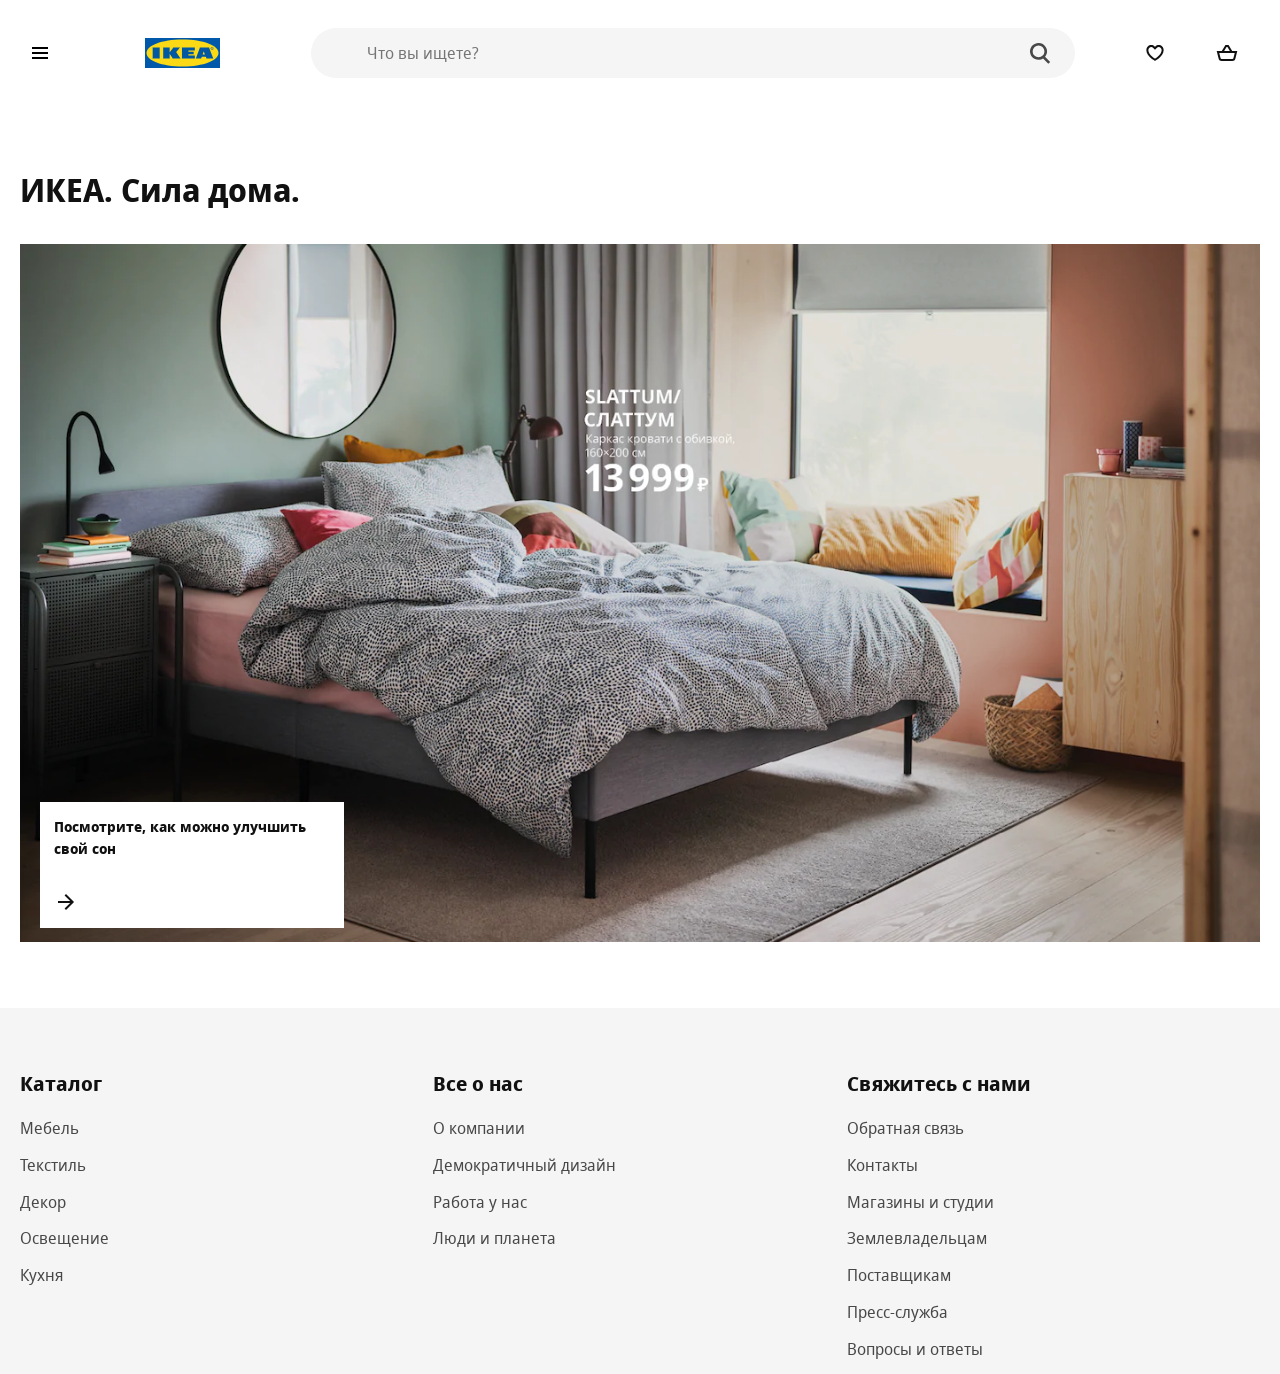
<file: index.html>
<!DOCTYPE html>
<html lang="en">

<head>
    <meta charset="UTF-8">
    <meta name="viewport"
        content="width=device-width, user-scalable=no, initial-scale=1.0, maximum-scale=1.0, minimum-scale=1.0">
    <meta http-equiv="X-UA-Compatible" content="ie=edge">
    <link rel="apple-touch-icon" sizes="180x180" href="favicon/apple-touch-icon.png">
    <link rel="icon" type="image/png" sizes="32x32" href="favicon/favicon-32x32.png">
    <link rel="icon" type="image/png" sizes="16x16" href="favicon/favicon-16x16.png">
    <link rel="mask-icon" href="favicon/safari-pinned-tab.svg" color="#0058ab">
    <meta name="msapplication-TileColor" content="#0058ab">
    <meta name="theme-color" content="#0058ab">
    <title>ИКЕА - официальный интернет-магазин мебели - IKEA</title>
    <link rel="stylesheet" href="styles/styles.css">


    <script src="script/index.js" defer type="module"></script>


</head>

<body>

    <main>
        <div class="container">
            <h1 class="main-header">ИКЕА. Сила дома.</h1>
            <aside class="offer">
                <a href="card.html#idd059">
                    <picture>
                        <source srcset="image/b47e07ee97fd5f9bf030d258d462a945.webp" type="image/webp">
                        <img src="image/b47e07ee97fd5f9bf030d258d462a945.jpg" alt="СЛАТТУМ">
                    </picture>

                </a>
                <a class="offer-extra" href="goods.html?subcat=Кровати">
                    <p>Посмотрите, как можно улучшить свой сон</p>
                    <svg focusable="false" viewBox="0 0 24 24" class="offer-arrow" aria-hidden="true">
                        <path fill-rule="evenodd" clip-rule="evenodd"
                            d="M19.2937 12.7074L20.0008 12.0003L19.2938 11.2932L12.0008 3.99927L10.5865 5.41339L16.1727 11.0003H4V13.0003H16.1723L10.5855 18.5868L11.9996 20.0011L19.2937 12.7074Z">
                        </path>
                    </svg>
                </a>
            </aside>
        </div>
    </main>


</body>

</html>
</file>
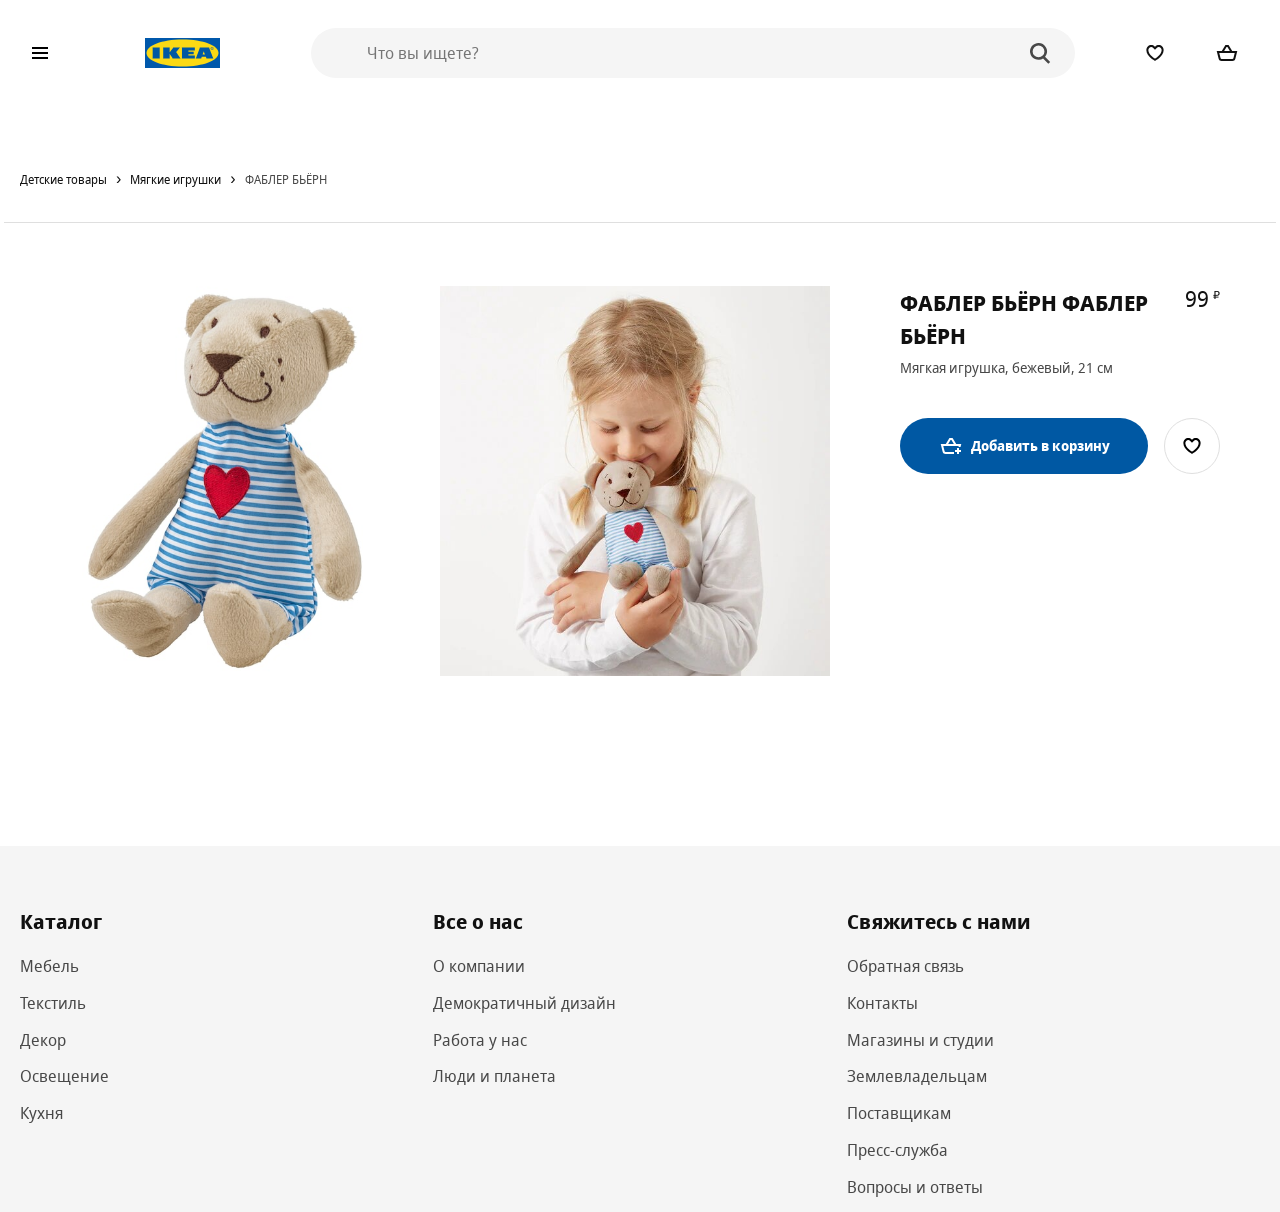
<file: card.html>
<!DOCTYPE html>
<html lang="en">

<head>
	<meta charset="UTF-8">
	<meta name="viewport"
		content="width=device-width, user-scalable=no, initial-scale=1.0, maximum-scale=1.0, minimum-scale=1.0">
	<meta http-equiv="X-UA-Compatible" content="ie=edge">
	<link rel="apple-touch-icon" sizes="180x180" href="favicon/apple-touch-icon.png">
	<link rel="icon" type="image/png" sizes="32x32" href="favicon/favicon-32x32.png">
	<link rel="icon" type="image/png" sizes="16x16" href="favicon/favicon-16x16.png">
	<link rel="mask-icon" href="favicon/safari-pinned-tab.svg" color="#0058ab">
	<meta name="msapplication-TileColor" content="#0058ab">
	<meta name="theme-color" content="#0058ab">
	<title>Детские игрушки - IKEA</title>
	<link rel="stylesheet" href="styles/styles.css">
	<script src="script/index.js" defer type="module"></script>

</head>

<body>
	<main>
		<div class="container">
			<div class="breadcrumb">
				<nav role="navigation" aria-label="Breadcrumb" class="breadcrumb__nav">
					<ul class="breadcrumb__list">

						<li class="breadcrumb__list-item">
							<a href="goods.html?cat=Детские товары" class="breadcrumb__link"><span>Детские
									товары</span></a>
						</li>

						<li class="breadcrumb__list-item">
							<a href="goods.html?cat=Мягкие игрушки" class="breadcrumb__link"><span>Мягкие
									игрушки</span></a>
						</li>

						<li class="breadcrumb__list-item">
							<a href="#" class="breadcrumb__link"><span>ФАБЛЕР БЬЁРН</span></a>
						</li>

					</ul>
				</nav>
			</div>

			<div class="good wrapper">
				<div class="good-images">
					<div class="good-image__item">
						<img src="image/fabler-byorn-myagkaya-igrushka-bezhevyy__0710165_PE727396_S5.jpg" alt="">
					</div>
					<div class="good-image__item">
						<img src="image/fabler-byorn-myagkaya-igrushka-bezhevyy__0876865_PE611124_S5.jpg" alt="">
					</div>
				</div>
				<div class="good-item">
					<!-- not-in-stock - нет в наличии-->
					<p class="good-item__new">Новинка</p>

					<div class="good-item__section">
						<div>
							<h2 class="good-item__header">ФАБЛЕР БЬЁРН ФАБЛЕР БЬЁРН</h2>
							<p class="good-item__description">Мягкая игрушка, бежевый, 21 см</p>

						</div>
						<p class="good-item__price">
							<span class="good-item__empty">Нет в наличии</span>
							<span class="good-item__price-value">99</span>
							<span class="good-item__currency">₽</span>
						</p>

					</div>
					<div class="good-item__buttons">
						<button type="button" class="btn btn-good" data-idd="idd001">
							<svg focusable="false" viewBox="0 0 24 24" class="btn-good-svg" aria-hidden="true">
								<path fill-rule="evenodd" clip-rule="evenodd"
									d="M10.4372 4H10.9993H12.0003H12.9996H13.5616L13.8538 4.48014L17.2112 9.99713H21H22.2806L21.9702 11.2396L21.5303 13H19.4688L19.7194 11.9971H4.28079L5.59143 17.2397C5.70272 17.6848 6.1027 17.9971 6.56157 17.9971H15V19.9971H6.56157C5.18496 19.9971 3.98502 19.0602 3.65114 17.7247L2.02987 11.2397L1.71924 9.99713H3.00002H6.78793L10.145 4.48017L10.4372 4ZM12.4375 6L14.87 9.99713H9.12911L11.5614 6H12.0003H12.4375ZM17.9961 16V14H19.9961V16H21.9961V18H19.9961V20H17.9961V18H15.9961V16H17.9961Z">
								</path>
							</svg>

							<span class="btn-good__label">Добавить в корзину</span>
						</button>
						<button type="button" class="btn btn-add-wishlist" data-idd="idd001">
							<svg focusable="false" viewBox="0 0 24 24" class="btn-add-wishlist__svg" aria-hidden="true">
								<path fill-rule="evenodd" clip-rule="evenodd"
									d="M12.336 5.52055C14.2336 3.62376 17.3096 3.62401 19.2069 5.52129C20.2067 6.52115 20.6796 7.85005 20.6259 9.15761C20.6151 12.2138 18.4184 14.8654 16.4892 16.6366C15.4926 17.5517 14.5004 18.2923 13.7593 18.8036C13.3879 19.0598 13.0771 19.2601 12.8574 19.3973C12.7475 19.466 12.6601 19.519 12.5992 19.5555C12.5687 19.5737 12.5448 19.5879 12.5279 19.5978L12.5079 19.6094L12.502 19.6129L12.5001 19.614C12.5001 19.614 12.4989 19.6147 11.9999 18.748C11.501 19.6147 11.5005 19.6144 11.5005 19.6144L11.4979 19.6129L11.4919 19.6094L11.472 19.5978C11.4551 19.5879 11.4312 19.5737 11.4007 19.5555C11.3397 19.519 11.2524 19.466 11.1425 19.3973C10.9227 19.2601 10.612 19.0598 10.2405 18.8036C9.49947 18.2923 8.50726 17.5517 7.51063 16.6366C5.58146 14.8654 3.38477 12.2139 3.37399 9.15765C3.32024 7.85008 3.79314 6.52117 4.79301 5.52129C6.69054 3.62376 9.76704 3.62376 11.6646 5.52129L11.9993 5.856L12.3353 5.52129L12.336 5.52055ZM11.9999 18.748L11.5005 19.6144L11.9999 19.9019L12.4989 19.6147L11.9999 18.748ZM11.9999 17.573C12.1727 17.462 12.384 17.3226 12.6236 17.1573C13.3125 16.6821 14.2267 15.9988 15.1366 15.1634C17.0157 13.4381 18.6259 11.2919 18.6259 9.13506V9.11213L18.627 9.08922C18.6626 8.31221 18.3844 7.52727 17.7926 6.9355C16.6762 5.81903 14.866 5.81902 13.7495 6.9355L13.7481 6.93689L11.9965 8.68166L10.2504 6.9355C9.13387 5.81903 7.3237 5.81903 6.20722 6.9355C5.61546 7.52727 5.33724 8.31221 5.3729 9.08922L5.37395 9.11213V9.13507C5.37395 11.2919 6.98418 13.4381 8.86325 15.1634C9.77312 15.9988 10.6874 16.6821 11.3762 17.1573C11.6159 17.3226 11.8271 17.462 11.9999 17.573Z">
								</path>
							</svg>
						</button>
					</div>

				</div>
			</div>


		</div>
	</main>
</body>

</html>
</file>
<file: styles/styles.css>
/*
* Prefixed by https://autoprefixer.github.io
* PostCSS: v7.0.29,
* Autoprefixer: v9.7.6
* Browsers: last 4 version
*/

@font-face {
  font-family: "Noto Sans";
  src: local("Noto Sans Display Regular"), local("NotoSansDisplay-Regular"),
    url("../fonts/Notosansdisplayregular.woff2") format("woff2"),
    url("../fonts/Notosansdisplayregular.woff") format("woff");
  font-weight: 400;
  font-style: normal;
}

@font-face {
  font-family: "Noto Sans";
  src: local("Noto Sans Display Italic"), local("NotoSansDisplay-Italic"),
    url("../fonts/Notosansdisplayitalic.woff2") format("woff2"),
    url("../fonts/Notosansdisplayitalic.woff") format("woff");
  font-weight: 400;
  font-style: italic;
}

@font-face {
  font-family: "Noto Sans";
  src: local("Noto Sans Display Bold"), local("NotoSansDisplay-Bold"),
    url("../fonts/Notosansdisplaybold.woff2") format("woff2"),
    url("../fonts/Notosansdisplaybold.woff") format("woff");
  font-weight: 700;
  font-style: normal;
}

@font-face {
  font-family: "Noto Sans";
  src: local("Noto Sans Display Bold Italic"),
    local("NotoSansDisplay-BoldItalic"),
    url("../fonts/Notosansdisplaybolditalic.woff2") format("woff2"),
    url("../fonts/Notosansdisplaybolditalic.woff") format("woff");
  font-weight: 700;
  font-style: italic;
}

html {
  -webkit-box-sizing: border-box;
  box-sizing: border-box;
}

*,
*::before,
*::after {
  -webkit-box-sizing: inherit;
  box-sizing: inherit;
}

body {
  min-width: 320px;
  margin: 0;

  background-color: #fff; /*под проект*/
  font-family: Noto Sans, Arial, sans-serif; /*в "" свой шрифт под проект*/

  font-size: 16px;
  color: #111;
  line-height: 1.5;
  -webkit-font-smoothing: subpixel-antialiased;
}

button,
input {
  font: inherit;
}

button {
  cursor: pointer;
}

img {
  max-width: 100%;
  width: 100%;
  height: auto;
}

a {
  text-decoration: none;
  color: inherit;
}

ul {
  list-style: none;
  padding: 0;
  margin: 0;
}

h1,
h2,
h3,
p {
  padding: 0;
  margin: 0;
}

/* container */

.container {
  max-width: 100rem;
  margin: 0 auto;
  padding: 0 1.25rem;
}

.visually-hidden {
  position: absolute !important;
  clip: rect(1px 1px 1px 1px);
  clip: rect(1px, 1px, 1px, 1px);
  padding: 0 !important;
  border: 0 !important;
  height: 1px !important;
  width: 1px !important;
  overflow: hidden;
}

/* при работе с float */

.clearfix::after {
  content: "";
  display: table;
  clear: both;
}

header {
  margin-bottom: 3.75rem;
}

.header {
  display: -ms-grid;
  display: grid;
  grid-gap: 1.25rem;
  -ms-grid-columns: 2fr 1.25rem 2fr 1.25rem 16fr 1.25rem 1fr 1.25rem 1fr;
  grid-template-columns: 2fr 2fr 16fr 1fr 1fr;
  -webkit-box-align: center;
  -ms-flex-align: center;
  align-items: center;
  padding: 1.75rem 0;
}

footer {
  background-color: #f5f5f5;
  margin-top: 3.75rem;
  padding: 3.75rem 0 0 0;
}

.footer {
  display: -ms-grid;
  display: grid;
  -ms-grid-columns: 1fr 1fr 1fr;
  grid-template-columns: 1fr 1fr 1fr;
}

.main-header {
  margin-bottom: 1.875rem;
}

.btn {
  background-color: transparent;
  outline: transparent;
  border-radius: 50%;
  width: 40px;
  height: 40px;
  display: -webkit-box;
  display: -ms-flexbox;
  display: flex;
  -webkit-box-align: center;
  -ms-flex-align: center;
  align-items: center;
  -webkit-box-pack: center;
  -ms-flex-pack: center;
  justify-content: center;
  border: 1px solid transparent;
}

.btn:hover {
  background-color: #f5f5f5;
  color: #111;
}

.svg-icon {
  fill: currentColor;
}

.logo {
  text-align: center;
  width: 75px;
  height: 30px;
}

.search {
  position: relative;
  -webkit-box-flex: 1;
  -ms-flex-positive: 1;
  flex-grow: 1;
  height: 50px;
  margin: 0 40px;
}

.search-input {
  -webkit-appearance: none;
  -moz-appearance: none;
  appearance: none;
  background-color: #f5f5f5;
  display: block;
  appearance: none;
  width: 100%;
  height: 100%;
  padding: 0.5rem 3.5rem;
  margin: 0 auto;
  line-height: 1.5;
  border: 0;
  border-radius: 50em;
  outline: 0;
  -webkit-box-shadow: none;
  box-shadow: none;
  -webkit-transition: background 0.2s;
  -o-transition: background 0.2s;
  transition: background 0.2s;
}

.search-btn {
  position: absolute;
  top: 0.9rem;
  right: 0.9rem;
  background-image: url("data:image/svg+xml;charset=utf-8,%3Csvg width='16' height='17' fill='%23484848' xmlns='http://www.w3.org/2000/svg'%3E%3Cpath fill-rule='evenodd' clip-rule='evenodd' d='M6.5 11a4.5 4.5 0 110-9 4.5 4.5 0 010 9zm4.968-.307a6.5 6.5 0 10-1.514 1.315l3.996 3.996 1.414-1.414-3.896-3.897z'/%3E%3C/svg%3E");
  background-repeat: no-repeat;
  background-size: contain;
  width: 2.5rem;
  height: 1.5rem;
  background-position: center;
}

.offer {
  position: relative;
}

.offer-extra {
  position: absolute;
  padding: 0.9rem;
  color: #111;
  left: 1.25rem;
  bottom: 1.25rem;
  display: -webkit-box;
  display: -ms-flexbox;
  display: flex;
  background: #fff;
  -webkit-box-orient: vertical;
  -webkit-box-direction: normal;
  -ms-flex-direction: column;
  flex-direction: column;
  -webkit-box-align: start;
  -ms-flex-align: start;
  align-items: flex-start;
  max-width: 19rem;
  min-width: 13rem;
  font-size: 0.9rem;
  line-height: 1.5;
  font-weight: bold;
  word-break: break-word;
}

.offer-arrow {
  display: inline-block;
  height: 1.5rem;
  width: 1.5rem;
  vertical-align: middle;
  fill: currentColor;
  margin-top: 1.875rem;
}

.footer-header {
  line-height: 2rem;
  font-size: 1.25rem;
  padding: 0 0 1rem 0;
}

.footer-list {
  margin-bottom: 0.8rem;
}

.footer-list > a {
  color: #484848;
}

.footer-list > a:hover {
  color: #111;
  text-decoration: underline;
}

.catalog {
  position: fixed;
  z-index: 999;
  top: 0;
  left: -100%;
  bottom: 0;
  background-color: #fff;
  overflow-y: auto;
  overflow-x: hidden;
  -webkit-transition: left 0.2s 0s;
  -o-transition: left 0.2s 0s;
  transition: left 0.2s 0s;
  width: 20rem;
  padding: 6rem 4rem 3rem;
}

.catalog.open {
  left: 0;
}

.catalog-btn {
  position: absolute;
  top: 3rem;
  left: 3rem;
}

.catalog-list__item,
.subcatalog-list__item {
  cursor: pointer;
  color: #111;
}

.catalog-list__item a,
.subcatalog-list__item a {
  text-decoration: underline;
  display: block;
}

.catalog-list__item a {
  padding: 0.5rem 1.5rem 0.5rem 0;
}

.subcatalog-list__item a {
  padding: 0.5rem 0;
}

.catalog-list__item:hover a,
.subcatalog-list__item:hover a {
  text-decoration: underline;
}

.catalog-list__item.active {
  background-repeat: no-repeat;
  background-position: right 0 center;
  background-image: url('data:image/svg+xml;utf8,<svg width="24" height="24" viewBox="0 0 24 24" fill="none" xmlns="http://www.w3.org/2000/svg"><path fill-rule="evenodd" clip-rule="evenodd" d="M15.5996 11.9999L9.81456 17.7857L8.40026 16.3716L12.7714 11.9999L8.40026 7.62823L9.81457 6.21411L15.5996 11.9999Z" fill="%23959595"/></svg>');
}

.subcatalog {
  position: fixed;
  z-index: 998;
  top: 0;
  left: -100%;
  bottom: 0;
  background-color: #fff;
  overflow-y: auto;
  overflow-x: hidden;
  -webkit-transition: left, right 0.2s 0s;
  -o-transition: left, right 0.2s 0s;
  transition: left, right 0.2s 0s;
  width: 25rem;
  padding: 6rem 4rem 3rem;
  border-left: 2px solid #ccc;
}

.subcatalog.subopen {
  left: 20rem;
  display: block;
}

.overlay {
  display: block;
  position: fixed;
  z-index: 899;
  top: 0;
  bottom: 0;
  right: 0;
  left: 0;
  background-color: black;
  -webkit-transition: all 0.2s ease;
  -o-transition: all 0.2s ease;
  transition: all 0.2s ease;
  opacity: 0;
  pointer-events: none;
}

.overlay.active {
  opacity: 0.25;
  pointer-events: all;
}

.wrapper {
  position: relative;
  margin-top: 4rem;
}

.wrapper:before {
  content: "";
  width: calc(100% + 2rem);
  display: block;
  position: absolute;
  top: -2rem;
  z-index: 99;
  margin: 0 -1rem;
  border-bottom: 1px solid #dfdfdf;
}

.good {
  display: -ms-grid;
  display: grid;
  -ms-grid-columns: minmax(0, 1fr) 1.25rem minmax(0, 1fr) 1.25rem minmax(0, 1fr)
    1.25rem minmax(0, 1fr) 1.25rem minmax(0, 1fr) 1.25rem minmax(0, 1fr) 1.25rem
    minmax(0, 1fr) 1.25rem minmax(0, 1fr) 1.25rem minmax(0, 1fr) 1.25rem
    minmax(0, 1fr) 1.25rem minmax(0, 1fr) 1.25rem minmax(0, 1fr);
  grid-template-columns: repeat(12, minmax(0, 1fr));
  grid-column-gap: 1.25rem;
  padding-top: 2rem;
}

.good-images {
  display: -webkit-box;
  display: -ms-flexbox;
  display: flex;
  -ms-flex-wrap: wrap;
  flex-wrap: wrap;
  -ms-grid-column: 1;
  grid-column-start: 1;
  -ms-grid-column-span: 8;
  grid-column-end: 9;
  -ms-flex-pack: distribute;
  justify-content: space-around;
}

.good-image__item {
  width: calc(50% - 1.25rem);
  margin-left: 0.625rem;
  margin-right: 0.625rem;
  min-height: 500px;
}

.good-item {
  -ms-grid-column: 9;
  grid-column-start: 9;
  -ms-grid-column-span: 4;
  grid-column-end: 13;
  padding: 0 2.5rem;
}

.good-item__section {
  margin-bottom: 2.5rem;
}

.good-item__new {
  display: none;
}

.good-item__empty {
  display: none;
}

.not-in-stock .good-item__empty {
  display: block;
}

.not-in-stock .btn-good {
  display: none;
}

.good-item__header {
  font-size: 1.375rem;
  line-height: 1.5;
  font-weight: 700;
  text-transform: uppercase;
  margin-bottom: 0.3rem;
}

.good-item__description {
  line-height: 1.5;
  letter-spacing: 0;
  font-weight: 400;
  color: #484848;
  font-size: 0.875rem;
}

.good-item__price {
  white-space: nowrap;
  text-align: right;
}

.good-item__section {
  display: -webkit-box;
  display: -ms-flexbox;
  display: flex;
  -webkit-box-pack: justify;
  -ms-flex-pack: justify;
  justify-content: space-between;
}

.good-item__price-value {
  line-height: 1.1875;
  font-size: 1.375rem;
}

.good-item__currency {
  line-height: 0.9;
  font-size: 0.6875rem;
  vertical-align: text-top;
}

.not-in-stock .good-item__price-value,
.not-in-stock .good-item__currency {
  display: none;
}

.good-item__buttons {
  display: -webkit-box;
  display: -ms-flexbox;
  display: flex;
  -webkit-box-pack: justify;
  -ms-flex-pack: justify;
  justify-content: space-between;
  -webkit-box-align: center;
  -ms-flex-align: center;
  align-items: center;
  width: 100%;
}

.btn-good {
  margin-right: 1rem;
  -webkit-box-flex: 1;
  -ms-flex-positive: 1;
  flex-grow: 1;
  -ms-flex-negative: 1;
  flex-shrink: 1;
  position: relative;
  background: #0058a3;
  color: #fff;
  border-radius: 52px;
  padding: 0 2rem;
  display: -webkit-box;
  display: -ms-flexbox;
  display: flex;
  height: 3.5rem;
  -webkit-box-align: center;
  -ms-flex-align: center;
  align-items: center;
}

.btn-good-svg {
  margin-right: 0.5rem;
  vertical-align: top;
  -ms-flex-negative: 0;
  flex-shrink: 0;
  display: inline-block;
  height: 1.5rem;
  width: 1.5rem;
  fill: #fff;
}

.btn-good:hover {
  color: #0058a3;
}

.btn-good:hover .btn-good-svg {
  fill: #0058a3;
}

.btn-good__label {
  text-align: center;
  border: 0;
  font-weight: 700;
  font-size: 0.875rem;
  line-height: 1.42857;
}

.btn-add-wishlist {
  background: rgba(0, 0, 0, 0);
  color: #111;
  border-radius: 40px;
  padding: 0 0.9375rem;
  border: 1px solid #dfdfdf;
  height: 3.5rem;
  width: 3.5rem;
  margin-left: auto;
}

.btn-add-wishlist__svg {
  height: 1.5rem;
  width: 1.5rem;
}

.btn-add-wishlist:hover .btn-add-wishlist__svg {
  fill: red;
}

.btn-add-wishlist.contains-wishlist .btn-add-wishlist__svg {
  fill: red;
}

.btn-add-wishlist:hover.contains-wishlist .btn-add-wishlist__svg {
  fill: black;
}

.goods-list {
  display: -ms-grid;
  display: grid;
  grid-gap: 1.25rem;
  grid-template-columns: repeat(4, 1fr);
}

.goods-list__item {
  margin-bottom: 2rem;
}

.goods-item {
  position: relative;
  display: -webkit-box;
  display: -ms-flexbox;
  display: flex;
  -webkit-box-orient: vertical;
  -webkit-box-direction: normal;
  -ms-flex-direction: column;
  flex-direction: column;
  -webkit-box-pack: justify;
  -ms-flex-pack: justify;
  justify-content: space-between;
  height: 100%;
}

.goods-item__img {
  height: 380px;
  display: table-cell;
  vertical-align: middle;
}

.btn-add-card {
  position: absolute;
  opacity: 0;
  -webkit-transition: opacity 0.2s 0s;
  -o-transition: opacity 0.2s 0s;
  transition: opacity 0.2s 0s;
  right: 1rem;
  bottom: 0.5rem;
  background-color: rgb(0, 88, 163);
  border: 1px solid rgb(0, 88, 163);
  background-repeat: no-repeat;
  background-position: center;
  background-image: url("data:image/svg+xml;utf8,<svg width='24' height='24' xmlns='http://www.w3.org/2000/svg' viewBox='0 0 24 24'><path fill-rule='evenodd' clip-rule='evenodd' d='M10.4372 4H10.9993H12.0003H12.9996H13.5616L13.8538 4.48014L17.2112 9.99713H21H22.2806L21.9702 11.2396L21.5303 13H19.4688L19.7194 11.9971H4.28079L5.59143 17.2397C5.70272 17.6848 6.1027 17.9971 6.56157 17.9971H15V19.9971H6.56157C5.18496 19.9971 3.98502 19.0602 3.65114 17.7247L2.02987 11.2397L1.71924 9.99713H3.00002H6.78793L10.145 4.48017L10.4372 4ZM12.4375 6L14.87 9.99713H9.12911L11.5614 6H12.0003H12.4375ZM17.9961 16V14H19.9961V16H21.9961V18H19.9961V20H17.9961V18H15.9961V16H17.9961Z' fill='white' /></svg>");
}

.btn-add-card:hover {
  background-color: rgb(255, 255, 255);
  background-image: url("data:image/svg+xml;utf8,<svg width='24' height='24' xmlns='http://www.w3.org/2000/svg' viewBox='0 0 24 24'><path fill-rule='evenodd' clip-rule='evenodd' d='M10.4372 4H10.9993H12.0003H12.9996H13.5616L13.8538 4.48014L17.2112 9.99713H21H22.2806L21.9702 11.2396L21.5303 13H19.4688L19.7194 11.9971H4.28079L5.59143 17.2397C5.70272 17.6848 6.1027 17.9971 6.56157 17.9971H15V19.9971H6.56157C5.18496 19.9971 3.98502 19.0602 3.65114 17.7247L2.02987 11.2397L1.71924 9.99713H3.00002H6.78793L10.145 4.48017L10.4372 4ZM12.4375 6L14.87 9.99713H9.12911L11.5614 6H12.0003H12.4375ZM17.9961 16V14H19.9961V16H21.9961V18H19.9961V20H17.9961V18H15.9961V16H17.9961Z' fill='rgb(0, 88, 163)' /></svg>");
}

.goods-item:hover .btn-add-card {
  opacity: 1;
}

.goods-item__header {
  margin-top: auto;
  margin-bottom: 1rem;
}

.goods-item__new {
  line-height: 1.42857;
  color: #ca5008;
  font-weight: 700;
  font-size: 0.8rem;
}

.goods-item__link {
  display: block;
  height: 100%;
}

.goods-item__description {
  margin-bottom: 1rem;
  font-size: 0.875rem;
  line-height: 1.42857;
}

.goods-item__price {
  min-height: calc(40px + 0.5rem);
  padding-bottom: 0.5rem;
  font-weight: 700;
}

.goods-item__price-value {
  font-size: 1.375rem;
}

.goods-item__currency {
  line-height: 0.9;
  font-size: 0.6875rem;
  vertical-align: text-top;
}

.breadcrumb__list-item {
  display: inline;
}

.breadcrumb__list-item:after {
  content: "\0203A";
  display: inline;
  margin: 0 0.3125rem;
  font-size: 1rem;
  line-height: 1.125;
}

.breadcrumb__list-item:last-child:after {
  content: "";
}

.breadcrumb__link {
  font-size: 0.75rem;
  line-height: 1.5;
  font-weight: 400;
  vertical-align: middle;
}

.breadcrumb__list-item:last-child .breadcrumb__link {
  color: #484848;
  pointer-events: none;
  cursor: auto;
}

.cart-wrapper {
  max-width: 768px;
}

.cart-header {
  text-align: center;
}

.product {
  display: -ms-grid;
  display: grid;
  -ms-grid-columns: 152px 4fr 6fr;
  grid-template-columns: 152px 4fr 6fr;
  -ms-grid-rows: auto;
  grid-template-rows: auto;
  font-size: 0.81rem;
  line-height: 1.385;
}

.product > *:nth-child(1) {
  -ms-grid-row: 1;
  -ms-grid-column: 1;
}

.product > *:nth-child(2) {
  -ms-grid-row: 1;
  -ms-grid-column: 2;
}

.product > *:nth-child(3) {
  -ms-grid-row: 1;
  -ms-grid-column: 3;
}

.product__image-container {
  -ms-grid-column: 1;
  grid-column: 1;
  -ms-grid-row: 1;
  -ms-grid-row-span: 2;
  grid-row: 1/3;
  padding-right: 1rem;
}

.product__description {
  -ms-grid-column: 2;
  grid-column: 2;
  -ms-grid-row: 1;
  grid-row: 1;
}

.product__name {
  font-size: 1.2rem;
  margin-bottom: 0.5rem;
  font-weight: 700;
  text-transform: uppercase;
  word-break: break-word;
}

.product__prices {
  -ms-grid-column: 3;
  grid-column: 3;
  -ms-grid-row: 1;
  grid-row: 1;
  text-align: right;
  padding-top: 0;
}

.product__controls {
  -ms-grid-column: 3;
  grid-column: 3;
  -ms-grid-row: 2;
  grid-row: 2;
  margin-top: 0.5rem;
  display: -webkit-box;
  display: -ms-flexbox;
  display: flex;
  -webkit-box-pack: end;
  -ms-flex-pack: end;
  justify-content: flex-end;
}

.btn-remove {
  color: #444;
  border-color: #666;
  border-radius: unset;
}

.product__total {
  font-weight: 700;
  font-size: 1.06rem;
  line-height: 1.2;
}

.product-controls__remove {
  width: 12.5%;
}

.product-controls__quantity {
  width: 25%;
  margin-left: 0.5rem;
}

.cart-header {
  margin-bottom: 3rem;
}

.cart-item {
  margin-bottom: 2rem;
}

.cart-total {
  display: -webkit-box;
  display: -ms-flexbox;
  display: flex;
  -webkit-box-pack: justify;
  -ms-flex-pack: justify;
  justify-content: space-between;
  padding: 0.35rem 0;
  font-weight: 700;
  font-size: 14px;
  text-align: initial;
  border: dashed #cacaca;
  border-width: 1px 0;
}

.cart-checkout {
  color: #ffffff;
  padding: 12px 62px;
  background-color: #3a6e9f;
  border: none;
  display: block;
  margin: 1rem auto;
}

.cart-form {
  margin: 1rem 0;
  text-align: center;
}

.cart-form label {
  display: block;
  margin: 1rem;
}

select {
  width: 100%;
  max-width: 352px;
  height: 40px;
  margin: 0;
  padding: 0 10px;
  border: 1px solid #666;
  border-radius: 2px;
  background: #fff url(../image/chevron-down-thin-24.1667eab2.svg) no-repeat
    right 8px center/1.5rem;
  -webkit-appearance: none;
  -moz-appearance: none;
  appearance: none;
  font-size: 1rem;
  line-height: 1.15;
  font-family: inherit;
  text-transform: none;
}

@media (max-width: 1200px) {
  .goods-list {
    grid-template-columns: repeat(3, 1fr);
  }
}

@media (max-width: 768px) {
  .goods-list {
    grid-template-columns: repeat(2, 1fr);
  }

  .header {
    -ms-grid-columns: 1fr 1.25rem 2fr 1.25rem 1fr 1.25rem 1fr;
    grid-template-columns: 1fr 2fr 1fr 1fr;
    -ms-grid-rows: auto 1.25rem auto 1.25rem auto;
    grid-template-areas: "burger logo wishlist cart" "main main . sidebar" "footer footer footer footer";
  }

  .btn-burger {
    grid-area: burger;
  }

  .logo {
    grid-area: logo;
  }

  .btn-wishlist {
    grid-area: wishlist;
  }

  .btn-cart {
    grid-area: cart;
  }

  .search {
    grid-area: search;
    -ms-grid-row: 2;
    grid-row: 2;
    -ms-grid-column-span: 5;
    grid-column-end: 6;
    -ms-grid-column: 1;
    grid-column-start: 1;
    margin: 0;
  }

  .footer {
    -ms-grid-rows: auto;
    grid-template-rows: auto;
    -webkit-box-pack: center;
    -ms-flex-pack: center;
    justify-content: center;
    grid-template-areas: "catalog" "about" "connection";
    -ms-grid-columns: 300px;
    grid-template-columns: 300px;
  }

  .footer-catalog {
    grid-area: catalog;
    margin-bottom: 50px;
  }

  .footer-about {
    grid-area: about;
    margin-bottom: 50px;
  }

  .footer-connection {
    grid-area: connection;
    margin-bottom: 50px;
  }

  .catalog {
    width: 50%;
  }

  .subcatalog {
    width: 50%;
    left: auto;
    right: -100%;
  }

  .subcatalog.subopen {
    right: 0;
    left: auto;
  }
}

@media (max-width: 768px) {
  .footer-catalog {
    -ms-grid-row: 1;
    -ms-grid-column: 1;
  }

  .footer-about {
    -ms-grid-row: 2;
    -ms-grid-column: 1;
  }

  .footer-connection {
    -ms-grid-row: 3;
    -ms-grid-column: 1;
  }
}

@media (max-width: 768px) {
  .btn-burger {
    -ms-grid-row: 1;
    -ms-grid-column: 1;
  }

  .logo {
    -ms-grid-row: 1;
    -ms-grid-column: 3;
  }

  .btn-wishlist {
    -ms-grid-row: 1;
    -ms-grid-column: 5;
  }

  .btn-cart {
    -ms-grid-row: 1;
    -ms-grid-column: 7;
  }
}

@media (max-width: 576px) {
  .goods-list {
    -ms-grid-columns: 1fr;
    grid-template-columns: 1fr;
  }

  .catalog {
    width: 100%;
  }

  .subcatalog {
    z-index: 999;
    width: 100%;
  }

  .subcatalog.subopen {
    right: 0;
  }
}
</file>
